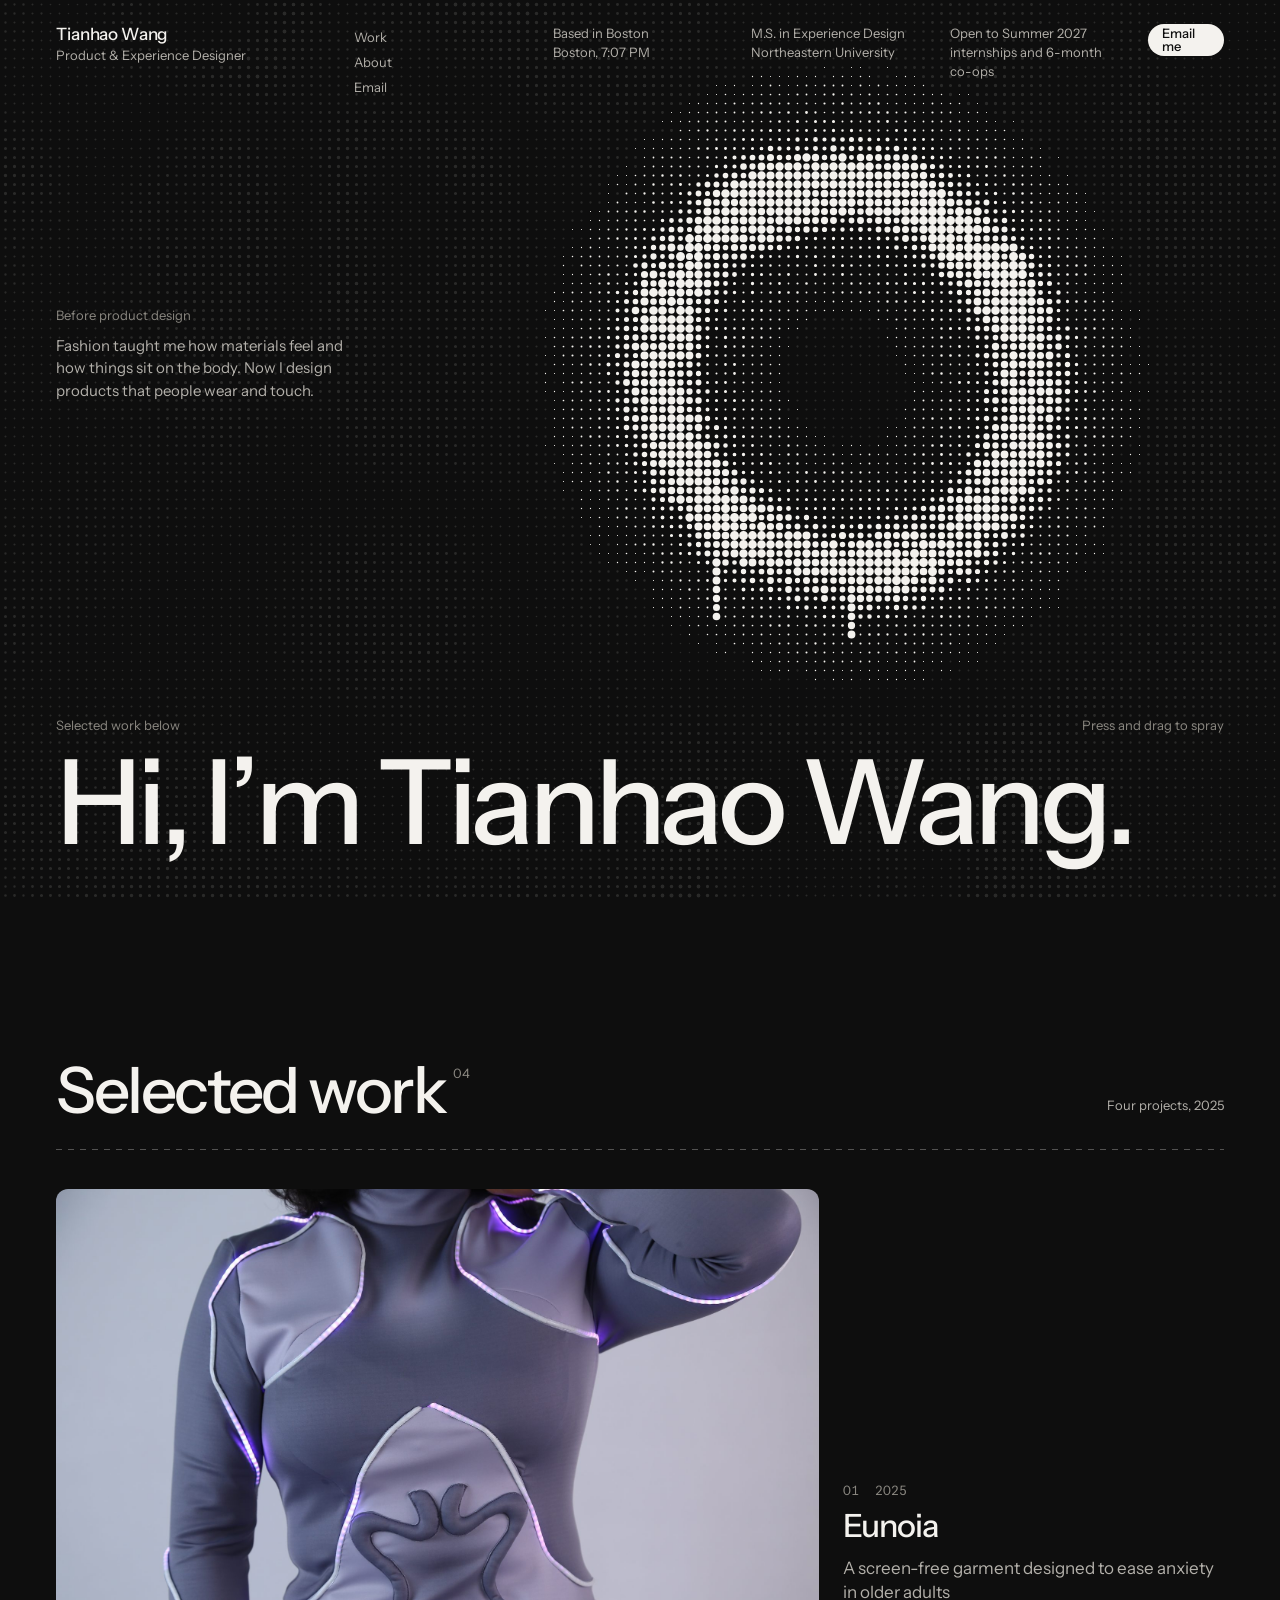
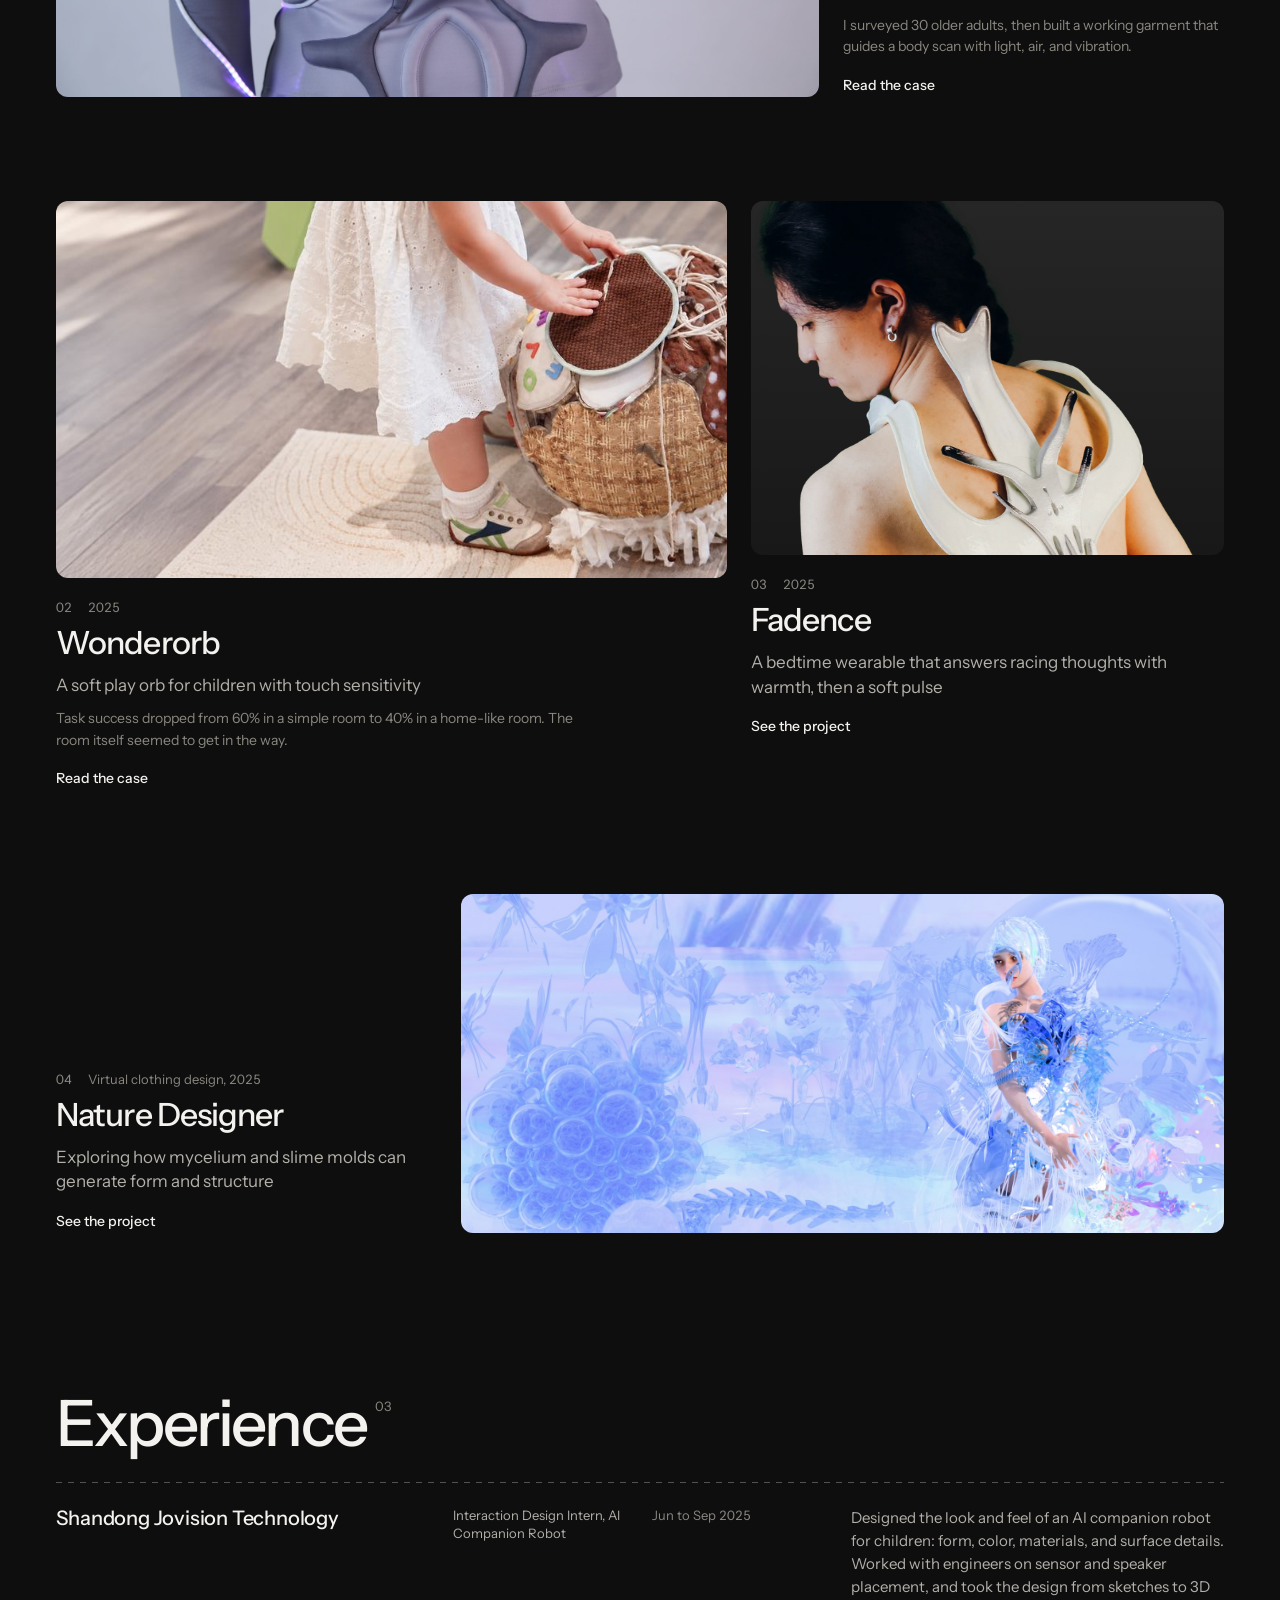
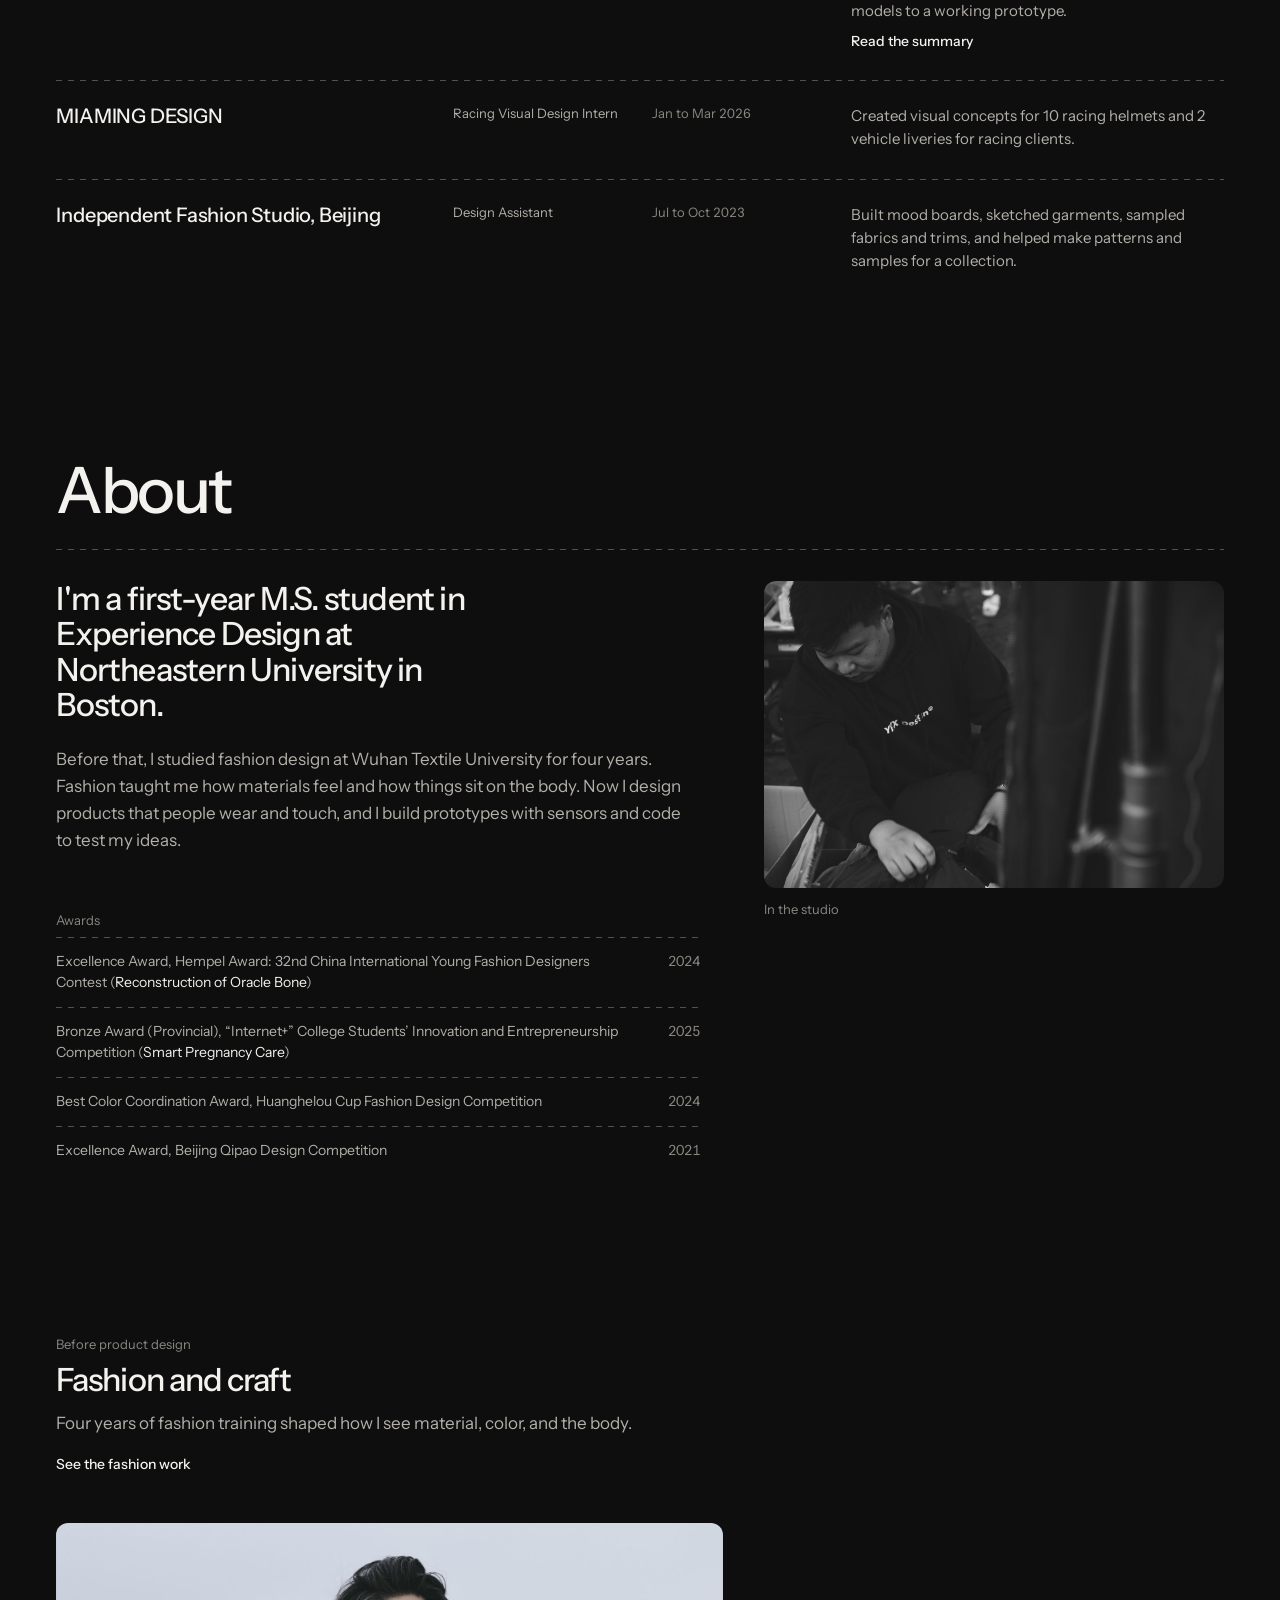
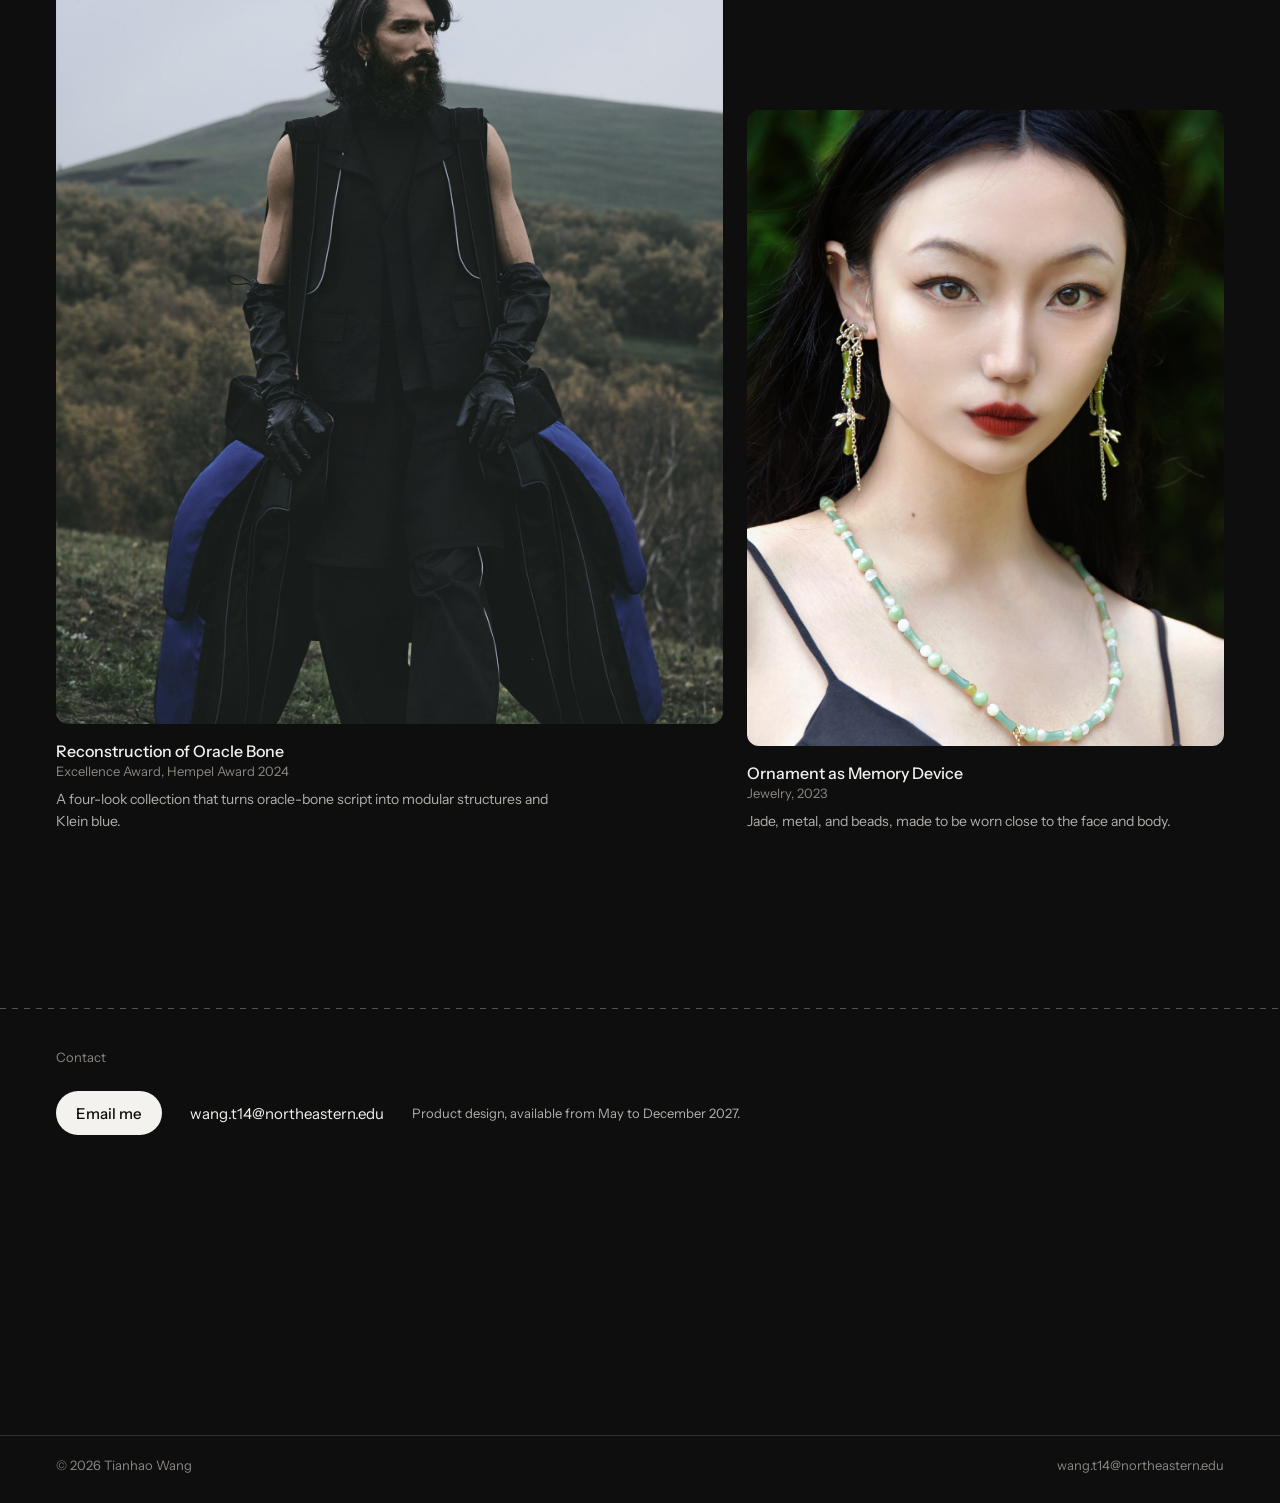
<file: index.html>
<!doctype html>
<html lang="en">
<head>
<meta charset="utf-8">
<meta name="viewport" content="width=device-width, initial-scale=1">
<title>Tianhao Wang | Product &amp; Experience Designer</title>
<meta name="description" content="Tianhao Wang designs AI hardware and wearables. Fashion-trained product and experience designer, M.S. in Experience Design at Northeastern University.">
  <meta property="og:type" content="website" />
  <meta property="og:title" content="Tianhao Wang | Product &amp; Experience Designer" />
  <meta property="og:description" content="AI hardware and wearables, designed from the body out." />
  <meta property="og:url" content="https://terho16.github.io/" />
  <meta property="og:image" content="https://terho16.github.io/assets/opt/cover-eunola-clean.jpg" />
  <meta name="twitter:card" content="summary_large_image" />
  <script>
    // Old ?project= links (printed resumes, shared URLs) land on their new pages
    (function () {
      var p = new URLSearchParams(location.search).get('project');
      if (!p) return;
      var to = { eunoia: 'eunoia/', eunola: 'eunoia/', wonderorb: 'wonderorb/', fadence: 'fadence/',
        'nature-designer': 'nature-designer/', symbiotic: 'nature-designer/', jovision: 'project.html?project=jovision',
        fashion: 'fashion/', oracle: 'fashion/#oracle', ornament: 'fashion/#ornament' }[p];
      location.replace(to || './');
    })();
  </script>
<meta name="theme-color" content="#0e0e0e"><!-- ds-allow-hardcode: the theme-color meta needs a literal colour -->
<link rel="icon" type="image/svg+xml" href="data:image/svg+xml,%3Csvg xmlns='http://www.w3.org/2000/svg' viewBox='0 0 32 32'%3E%3Crect width='32' height='32' rx='7' fill='%231a2bc3'/%3E%3Cpath d='M7 8h18v4h-7v12h-4V12H7z' fill='%23f6f5f1'/%3E%3C/svg%3E" />
<link rel="preconnect" href="https://fonts.googleapis.com">
<link rel="preconnect" href="https://fonts.gstatic.com" crossorigin>
<link href="https://fonts.googleapis.com/css2?family=Instrument+Sans:wght@400;500;600&display=swap" rel="stylesheet">
<script>document.documentElement.classList.add("js");</script>
<style>
  /* ds-allow-hardcode:start: standalone homepage prototype with its own local tokens, not part of the site's design system */
  /* Spray wall, third pass (2026-11-22)
     The user: dark wall all the way down, no name sprayed, no blue; and the feel of a type-led studio site
     (black and white, dense small information against very large titles, generous space, no decoration).
     So: one black page, one sans family. The opening is a can spraying a single off-white ring onto a
     halftone dot grid, with overspray and three drips. Then the page arrives: small information blocks
     across the top, a short note on the left, and the greeting set very large along the bottom.
     Afterwards the ring breathes, the dots lean away from the cursor, and pressing sprays a little paint.
     The wall runs the length of the page: grey marks are sprayed in the empty space around the work as it
     scrolls in, and a last white ring by the contact line answers the first. */
  :root {
    --bg: #0e0e0e;            /* the wall, and the whole page */
    --raised: #1a1a1a;        /* behind images while they load */
    --ink: #f4f2ee;
    --ink-2: #b3b0aa;
    --ink-3: #8a8780;         /* meta and captions, about 5.4:1 on the wall */
    --line: rgba(244, 242, 238, .14);
    --stitch: rgba(244, 242, 238, .3);
    --wall-dot: rgba(244, 242, 238, .12);
    --wall-line: rgba(244, 242, 238, .32);
    --paint: #f4f2ee;         /* the opening ring and the closing ring */
    --paint-2: #5b5852;       /* the marks around the work: grey, so text and photos stay first */
    --on-ink: #0e0e0e;
    --f: "Instrument Sans", "Helvetica Neue", Arial, sans-serif;
    --ease: cubic-bezier(.22, 1, .36, 1);
    --gut: clamp(24px, 4.4vw, 64px);
    --max: 1440px;
    /* type: very large titles against small dense text */
    --t-hero: clamp(56px, 9.2vw, 176px);
    --t-xl: clamp(44px, 5vw, 96px);
    --t-l: clamp(30px, 2.5vw, 44px);
    --t-s: 13px;
  }
  * { box-sizing: border-box; }
  html { background: var(--bg); scroll-behavior: smooth; }
  body { margin: 0; background: var(--bg); color: var(--ink); font: 400 16px/1.55 var(--f); -webkit-font-smoothing: antialiased; }
  ::selection { background: var(--ink); color: var(--bg); }
  a { color: inherit; }
  img { display: block; max-width: 100%; height: auto; }
  i { font-style: normal; color: var(--ink); }
  p { margin: 0; }
  .nb { white-space: nowrap; }
  .wrap { max-width: var(--max); margin: 0 auto; padding: 0 var(--gut); }
  .grid { display: grid; grid-template-columns: repeat(12, minmax(0, 1fr)); column-gap: 24px; }
  :focus-visible { outline: 2px solid var(--ink); outline-offset: 4px; border-radius: 4px; }
  .skip { position: absolute; left: 16px; top: -56px; z-index: 10; padding: 8px 12px; border-radius: 8px; background: var(--ink); color: var(--bg); font-size: 14px; text-decoration: none; }
  .skip:focus { top: 12px; }

  /* small text, the counterweight to the big titles */
  .small { font-size: var(--t-s); line-height: 1.45; color: var(--ink-2); }
  .small b { font-weight: 500; color: var(--ink); }
  .label { font-size: var(--t-s); line-height: 1.45; color: var(--ink-3); }

  /* the stitch: a running dashed line for dividers and link underlines */
  .stitched { position: relative; }
  .stitched::before { content: ""; position: absolute; left: 0; right: 0; top: 0; height: 1px; background: repeating-linear-gradient(90deg, var(--stitch) 0 6px, rgba(0, 0, 0, 0) 6px 12px); }
  .sew { position: relative; text-decoration: none; }
  .sew::after { content: ""; position: absolute; left: 0; right: 0; bottom: -3px; height: 1px; background: repeating-linear-gradient(90deg, currentColor 0 4px, rgba(0, 0, 0, 0) 4px 8px); transform: scaleX(0); transform-origin: left center; transition: transform .45s var(--ease); }
  .sew:hover::after, .sew:focus-visible::after, a:hover .sew::after, a:focus-visible .sew::after { transform: scaleX(1); }

  /* top: a row of small information blocks, sitting on the wall */
  .top { position: absolute; top: 0; left: 0; right: 0; z-index: 3; }
  .top .grid { padding-top: 24px; align-items: start; }
  .brand { grid-column: 1 / span 3; font: 500 17px/1.2 var(--f); letter-spacing: -.01em; text-decoration: none; }
  .brand span { display: block; margin-top: 4px; font-size: var(--t-s); font-weight: 400; color: var(--ink-2); letter-spacing: 0; }
  .menu { grid-column: 4 / span 2; margin: 0; padding: 0; list-style: none; }
  .menu a { font-size: var(--t-s); line-height: 1.6; color: var(--ink-2); transition: color .15s var(--ease); }
  .menu a:hover { color: var(--ink); }
  .where { grid-column: 6 / span 2; }
  .school { grid-column: 8 / span 2; }
  .open { grid-column: 10 / span 2; }
  .top .pill { grid-column: 12; justify-self: end; }
  .pill { display: inline-flex; align-items: center; height: 32px; padding: 0 14px; border-radius: 999px; background: var(--ink); color: var(--on-ink); font: 500 13px/1 var(--f); text-decoration: none; transition: background-color .15s var(--ease), transform .12s var(--ease); }
  .pill:hover { background: var(--ink-2); }
  .pill:active { transform: scale(.98); }

  /* the wall */
  .wall { position: relative; height: 100vh; height: 100svh; min-height: 660px; }
  .revealed .wall { cursor: crosshair; }
  /* one canvas fixed behind the whole page draws the wall; the page sits on top of it */
  #spray { position: fixed; inset: 0; z-index: 0; display: block; width: 100%; height: 100%; pointer-events: none; }
  main, .foot { position: relative; z-index: 1; }
  .note { position: absolute; z-index: 2; left: 0; right: 0; top: 34%; pointer-events: none; }
  .note .inner { grid-column: 1 / span 4; }
  .note .label { margin-bottom: 10px; }
  .note p:not(.label) { max-width: 30ch; font-size: 15px; line-height: 1.5; color: var(--ink-2); }
  .foot-of-wall { position: absolute; z-index: 2; left: 0; right: 0; bottom: clamp(28px, 5vh, 48px); pointer-events: none; }
  .foot-of-wall .row { display: flex; justify-content: space-between; align-items: baseline; padding-bottom: 14px; }
  .wall h1 { margin: 0; font: 500 var(--t-hero)/.9 var(--f); letter-spacing: -.045em; white-space: nowrap; }
  @media (max-width: 760px) { .wall h1 { white-space: normal; } } /* phones are not designed yet; this only stops the greeting running off the screen */
  .skip-intro { display: none; position: absolute; z-index: 4; right: var(--gut); bottom: clamp(28px, 5vh, 48px); height: 40px; align-items: center; padding: 0 16px; border: 1px solid var(--wall-line); border-radius: 999px; background: transparent; color: var(--ink); font: 500 13px/1 var(--f); cursor: pointer; transition: background-color .15s var(--ease), color .15s var(--ease), opacity .3s var(--ease), visibility .3s; }
  .js .skip-intro { display: inline-flex; }
  .skip-intro:hover { background: var(--ink); color: var(--bg); }
  .revealed .skip-intro { opacity: 0; visibility: hidden; }

  /* what arrives after the paint: the information row, the note, the greeting */
  .reveal { transition: opacity .7s var(--ease), transform .7s var(--ease); }
  .js:not(.revealed) .reveal { opacity: 0; transform: translateY(12px); }
  .revealed .note { transition-delay: .12s; }
  .revealed .foot-of-wall { transition-delay: .22s; }

  /* sections: a very large title against a line of small meta */
  .section { padding-top: 160px; }
  .sec-head { display: flex; align-items: flex-end; justify-content: space-between; gap: 24px; padding-bottom: 28px; }
  .sec-head h2 { margin: 0; font: 500 var(--t-xl)/.95 var(--f); letter-spacing: -.04em; }
  .sec-head h2 sup { margin-left: 8px; font-size: var(--t-s); font-weight: 400; letter-spacing: 0; color: var(--ink-3); vertical-align: top; position: relative; top: .55em; }
  .sec-head p { padding-bottom: 6px; text-align: right; }

  /* selected work */
  .work { display: grid; grid-template-columns: repeat(12, minmax(0, 1fr)); column-gap: 24px; row-gap: 104px; padding-top: 40px; }
  .item { display: grid; align-content: start; gap: 20px; color: inherit; text-decoration: none; }
  .item-img { margin: 0; overflow: hidden; border-radius: 12px; background: var(--raised); }
  .item-img img { width: 100%; height: 100%; object-fit: cover; }
  .item-meta { display: flex; gap: 16px; font-variant-numeric: tabular-nums; }
  .item h3 { margin: 10px 0 0; font: 500 var(--t-l)/1 var(--f); letter-spacing: -.03em; }
  .item-line { margin-top: 14px; max-width: 34rem; font-size: 17px; line-height: 1.45; color: var(--ink-2); }
  .item-proof { margin-top: 10px; max-width: 34rem; font-size: 14px; line-height: 1.55; color: var(--ink-3); }
  .item-more { display: inline-block; margin-top: 20px; font: 500 14px/1 var(--f); }
  .i-eunoia { grid-column: 1 / -1; grid-template-columns: minmax(0, 8fr) minmax(0, 4fr); column-gap: 24px; align-items: end; }
  .i-eunoia .item-img { aspect-ratio: 3 / 2; }
  .i-wonderorb { grid-column: 1 / span 7; }
  .i-wonderorb .item-img { aspect-ratio: 16 / 9; }
  .i-fadence { grid-column: 8 / span 5; }
  .i-fadence .item-img { aspect-ratio: 4 / 3; background: linear-gradient(180deg, #262626 0%, #181818 100%); }
  .i-fadence .item-img img { object-position: 50% 18%; }
  .i-nature { grid-column: 1 / -1; grid-template-columns: minmax(0, 4fr) minmax(0, 8fr); column-gap: 24px; align-items: end; }
  .i-nature .item-img { order: 2; aspect-ratio: 9 / 4; }

  /* experience: dense rows, like a colophon */
  .xp { list-style: none; margin: 0; padding: 0; }
  .xp li { display: grid; grid-template-columns: repeat(12, minmax(0, 1fr)); column-gap: 24px; padding: 24px 0 28px; }
  .xp .org { grid-column: 1 / span 4; font: 500 20px/1.25 var(--f); letter-spacing: -.01em; }
  .xp .role { grid-column: 5 / span 2; }
  .xp .when { grid-column: 7 / span 2; font-variant-numeric: tabular-nums; }
  .xp .what { grid-column: 9 / span 4; font-size: 15px; line-height: 1.55; color: var(--ink-2); }
  .text-link { display: inline-block; margin-top: 12px; font: 500 14px/1 var(--f); color: var(--ink); }

  /* about */
  .about { display: grid; grid-template-columns: minmax(0, 7fr) minmax(0, 5fr); gap: 64px; align-items: start; padding-top: 32px; }
  .about-lead { max-width: 22ch; font: 500 var(--t-l)/1.1 var(--f); letter-spacing: -.025em; }
  .about-text p:not(.about-lead):not(.label) { margin-top: 24px; max-width: 40rem; font-size: 17px; line-height: 1.6; color: var(--ink-2); }
  .awards { margin-top: 56px; }
  .awards .label { margin-bottom: 8px; }
  .awards ul { list-style: none; margin: 0; padding: 0; }
  .awards li { display: grid; grid-template-columns: minmax(0, 1fr) auto; gap: 24px; padding: 14px 0; font-size: 14px; line-height: 1.5; color: var(--ink-2); }
  .awards .yr { color: var(--ink-3); font-variant-numeric: tabular-nums; }
  .about-photo { margin: 0; }
  .about-photo img { width: 100%; border-radius: 12px; }
  .about-photo figcaption { margin-top: 12px; }

  /* fashion and craft */
  .craft-title { margin: 10px 0 0; font: 500 var(--t-l)/1 var(--f); letter-spacing: -.03em; }
  .craft-lede { margin-top: 14px; max-width: 36rem; font-size: 17px; line-height: 1.55; color: var(--ink-2); }
  .craft-grid { display: grid; grid-template-columns: minmax(0, 7fr) minmax(0, 5fr); gap: 24px; align-items: end; margin-top: 48px; }
  .craft-more { display: inline-block; margin-top: 20px; font: 500 14px/1 var(--f); }
  .craft figure { margin: 0; }
  .craft-item { display: block; color: inherit; text-decoration: none; }
  .craft-img { display: block; overflow: hidden; border-radius: 12px; background: var(--raised); }
  .craft img { width: 100%; object-fit: cover; transition: transform .8s var(--ease); }
  .craft-item:hover img, .craft-item:focus-visible img { transform: scale(1.03); }
  .craft .c1 img { aspect-ratio: 5 / 6; }
  .craft .c2 img { aspect-ratio: 3 / 4; object-position: 50% 30%; } /* keeps the face and the necklace in the crop */
  .craft figcaption { margin-top: 16px; }
  .craft .t { font: 500 16px/1.4 var(--f); }
  .craft figcaption p:last-child { margin-top: 8px; max-width: 32rem; font-size: 14px; line-height: 1.55; color: var(--ink-2); }

  /* contact: the largest line on the page after the greeting */
  .contact { margin-top: 176px; }
  .contact .wrap { padding-top: 40px; padding-bottom: 300px; } /* room for the closing ring and its drips above the footer */
  .contact h2.label { margin: 0; font-weight: 400; }
  .contact-row { display: flex; align-items: center; gap: 28px; margin-top: 24px; }
  .contact-row .pill { height: 44px; padding: 0 20px; font-size: 15px; }
  .contact-row a.sew { font-size: 15px; }
  .foot .wrap { display: flex; justify-content: space-between; padding-top: 20px; padding-bottom: 28px; border-top: 1px solid var(--line); }

  @media (prefers-reduced-motion: reduce) {
    html { scroll-behavior: auto; }
    .reveal, .sew::after, .pill, .menu a { transition: none; }
    .hint, .js .skip-intro { display: none; }
  }
  /* ds-allow-hardcode:end */
</style>
</head>
<body>
<a class="skip" href="#main">Skip to content</a>
<canvas id="spray" aria-hidden="true"></canvas>

<header class="top reveal">
  <div class="wrap grid">
    <a class="brand" href="./">Tianhao Wang<span>Product &amp; Experience Designer</span></a>
    <nav aria-label="Main">
      <ul class="menu">
        <li><a class="sew" href="#work">Work</a></li>
        <li><a class="sew" href="#about">About</a></li>
        <li><a class="sew" href="mailto:wang.t14@northeastern.edu">Email</a></li>
      </ul>
    </nav>
    <p class="small where">Based in Boston<br><span class="clock" aria-label="Local time in Boston">Boston</span></p>
    <p class="small school">M.S. in Experience Design<br>Northeastern University</p>
    <p class="small open">Open to Summer 2027 internships and <span class="nb">6-month</span> co-ops</p>
    <a class="pill" href="mailto:wang.t14@northeastern.edu">Email me</a>
  </div>
</header>

<main id="main">
  <section class="wall" aria-labelledby="hero-title">
    <div class="note reveal">
      <div class="wrap grid">
        <div class="inner">
          <p class="label">Before product design</p>
          <p>Fashion taught me how materials feel and how things sit on the body. Now I design products that people wear and touch.</p>
        </div>
      </div>
    </div>
    <div class="foot-of-wall reveal">
      <div class="wrap">
        <div class="row"><p class="label">Selected work below</p><p class="label hint" aria-hidden="true">Press and drag to spray</p></div>
        <h1 id="hero-title">Hi, I’m Tianhao Wang.</h1>
      </div>
    </div>
    <button class="skip-intro" type="button">Skip intro</button>
  </section>

  <section class="wrap section" id="work" aria-labelledby="work-title">
    <div class="sec-head"><h2 id="work-title">Selected work<sup>04</sup></h2><p class="small">Four projects, 2025</p></div>
    <div class="work stitched">
      <a class="item i-eunoia" href="eunoia/">
        <figure class="item-img"><img loading="lazy" decoding="async" src="media/eunoia-cover-torso.jpg" width="2000" height="1333" alt="The Eunoia garment up close: glowing light lines run over the shoulders and around the soft air chamber at the waist"></figure>
        <div>
          <p class="item-meta label"><span>01</span><span>2025</span></p>
          <h3>Eunoia</h3>
          <p class="item-line">A screen-free garment designed to ease anxiety in older adults</p>
          <p class="item-proof">I surveyed 30 older adults, then built a working garment that guides a body scan with light, air, and vibration.</p>
          <span class="item-more sew">Read the case</span>
        </div>
      </a>
      <a class="item i-wonderorb" href="wonderorb/">
        <figure class="item-img"><img loading="lazy" decoding="async" src="media/cover-wonderorb-clean.jpg" width="1200" height="475" alt="A child playing with the soft, textured Wonderorb"></figure>
        <div>
          <p class="item-meta label"><span>02</span><span>2025</span></p>
          <h3>Wonderorb</h3>
          <p class="item-line">A soft play orb for children with touch sensitivity</p>
          <p class="item-proof">Task success dropped from 60% in a simple room to 40% in a home-like room. The room itself seemed to get in the way.</p>
          <span class="item-more sew">Read the case</span>
        </div>
      </a>
      <a class="item i-fadence" href="fadence/">
        <figure class="item-img"><img loading="lazy" decoding="async" src="media/fadence-cutout.webp" width="1320" height="1800" alt="The wearer seen from behind, head bowed, the Fadence shell resting on her neck and shoulders"></figure>
        <div>
          <p class="item-meta label"><span>03</span><span>2025</span></p>
          <h3>Fadence</h3>
          <p class="item-line">A bedtime wearable that answers racing thoughts with warmth, then a soft pulse</p>
          <span class="item-more sew">See the project</span>
        </div>
      </a>
      <a class="item i-nature" href="nature-designer/">
        <figure class="item-img"><img loading="lazy" decoding="async" src="media/cover-nature-designer.jpg" width="1800" height="800" alt="A 3D rendering of a figure in translucent blue clothing built from plant-like forms, in an icy blue landscape"></figure>
        <div>
          <p class="item-meta label"><span>04</span><span>Virtual clothing design, 2025</span></p>
          <h3>Nature Designer</h3>
          <p class="item-line">Exploring how mycelium and slime molds can generate form and structure</p>
          <span class="item-more sew">See the project</span>
        </div>
      </a>
    </div>
  </section>

  <section class="wrap section" id="experience" aria-labelledby="xp-title">
    <div class="sec-head"><h2 id="xp-title">Experience<sup>03</sup></h2></div>
    <ol class="xp">
      <li class="stitched">
        <p class="org">Shandong Jovision Technology</p>
        <p class="small role">Interaction Design Intern, AI Companion Robot</p>
        <p class="label when">Jun to Sep 2025</p>
        <div class="what"><p>Designed the look and feel of an AI companion robot for children: form, color, materials, and surface details. Worked with engineers on sensor and speaker placement, and took the design from sketches to 3D models to a working prototype.</p><a class="text-link sew" href="project.html?project=jovision">Read the summary</a></div>
      </li>
      <li class="stitched">
        <p class="org">MIAMING DESIGN</p>
        <p class="small role">Racing Visual Design Intern</p>
        <p class="label when">Jan to Mar 2026</p>
        <div class="what"><p>Created visual concepts for 10 racing helmets and 2 vehicle liveries for racing clients.</p></div>
      </li>
      <li class="stitched">
        <p class="org">Independent Fashion Studio, Beijing</p>
        <p class="small role">Design Assistant</p>
        <p class="label when">Jul to Oct 2023</p>
        <div class="what"><p>Built mood boards, sketched garments, sampled fabrics and trims, and helped make patterns and samples for a collection.</p></div>
      </li>
    </ol>
  </section>

  <section class="wrap section" id="about" aria-labelledby="about-title">
    <div class="sec-head"><h2 id="about-title">About</h2></div>
    <div class="about stitched">
      <div class="about-text">
        <p class="about-lead">I'm a first-year M.S. student in Experience Design at Northeastern University in Boston.</p>
        <p>Before that, I studied fashion design at Wuhan Textile University for four years. Fashion taught me how materials feel and how things sit on the body. Now I design products that people wear and touch, and I build prototypes with sensors and code to test my ideas.</p>
        <div class="awards">
          <p class="label">Awards</p>
          <ul>
            <li class="stitched"><span>Excellence Award, Hempel Award: 32nd China International Young Fashion Designers Contest (<i>Reconstruction of Oracle Bone</i>)</span><span class="yr">2024</span></li>
            <li class="stitched"><span>Bronze Award (Provincial), “Internet+” College Students’ Innovation and Entrepreneurship Competition (<i>Smart Pregnancy Care</i>)</span><span class="yr">2025</span></li>
            <li class="stitched"><span>Best Color Coordination Award, Huanghelou Cup Fashion Design Competition</span><span class="yr">2024</span></li>
            <li class="stitched"><span>Excellence Award, Beijing Qipao Design Competition</span><span class="yr">2021</span></li>
          </ul>
        </div>
      </div>
      <figure class="about-photo">
        <img loading="lazy" decoding="async" src="media/home-studio.jpg" width="1600" height="1067" alt="Tianhao working in the studio">
        <figcaption class="label">In the studio</figcaption>
      </figure>
    </div>

    <div class="craft section">
      <p class="label">Before product design</p>
      <h2 class="craft-title">Fashion and craft</h2>
      <p class="craft-lede">Four years of fashion training shaped how I see material, color, and the body.</p>
      <a class="craft-more sew" href="fashion/">See the fashion work</a>
      <div class="craft-grid">
        <a class="craft-item c1" href="fashion/#oracle">
          <figure>
            <span class="craft-img"><img loading="lazy" decoding="async" src="media/oracle-editorial-02.jpg" width="1600" height="2240" alt="Editorial photo of one look from Reconstruction of Oracle Bone"></span>
            <figcaption><p class="t">Reconstruction of Oracle Bone</p><p class="label">Excellence Award, Hempel Award 2024</p><p>A four-look collection that turns oracle-bone script into modular structures and Klein blue.</p></figcaption>
          </figure>
        </a>
        <a class="craft-item c2" href="fashion/#ornament">
          <figure>
            <span class="craft-img"><img loading="lazy" decoding="async" src="media/ornament-model-necklace.jpg" width="1333" height="2000" alt="A model wears the jade bead necklace and long earrings of silver and green jade"></span>
            <figcaption><p class="t">Ornament as Memory Device</p><p class="label">Jewelry, 2023</p><p>Jade, metal, and beads, made to be worn close to the face and body.</p></figcaption>
          </figure>
        </a>
      </div>
    </div>
  </section>

  <section class="contact" id="contact" aria-labelledby="contact-title">
    <div class="wrap stitched">
      <h2 class="label" id="contact-title">Contact</h2>
      <div class="contact-row">
        <a class="pill" href="mailto:wang.t14@northeastern.edu">Email me</a>
        <a class="sew" href="mailto:wang.t14@northeastern.edu">wang.t14@northeastern.edu</a>
        <p class="small">Product design, available from May to December 2027.</p>
      </div>
    </div>
  </section>
</main>

<footer class="foot">
  <div class="wrap label"><span>© 2026 Tianhao Wang</span><span>wang.t14@northeastern.edu</span></div>
</footer>

<script>
/* Boston time in the information row, like a studio's local clock */
(function () {
  var el = document.querySelector(".clock");
  if (!el || !window.Intl) return;
  var fmt = new Intl.DateTimeFormat("en-US", { timeZone: "America/New_York", hour: "numeric", minute: "2-digit" });
  function tick() { el.textContent = "Boston, " + fmt.format(new Date()); }
  tick(); setInterval(tick, 30000);
})();

/* The wall.
   One canvas sits fixed behind the whole page and draws the part of the wall in view: a grid of dots laid
   out in page coordinates, so the wall scrolls with the page. Each dot holds paint (white or grey), overspray
   and whatever the visitor sprays, and is drawn as one circle whose area follows the paint it holds.
   Paint goes on in jobs: a nozzle travelling a path. The opening ring is the first. The rest go on in grey,
   in the empty space around the work, as each part of the page comes into view; the last is a white ring
   by the contact line, answering the first. */
(function () {
  "use strict";
  var root = document.documentElement;
  var cv = document.getElementById("spray");
  var hero = document.querySelector(".wall");
  if (!cv || !cv.getContext || !hero) return;
  var ctx = cv.getContext("2d");
  var skipBtn = document.querySelector(".skip-intro");
  var q = new URLSearchParams(location.search);
  var reduce = window.matchMedia("(prefers-reduced-motion: reduce)").matches;
  var TAU = Math.PI * 2;
  var START = .35, REVEAL = 2.15, END = 2.75; /* the opening, in seconds */

  function prop(n) { return getComputedStyle(root).getPropertyValue(n).trim(); }
  var COL = {};
  function readColors() { COL.wall = prop("--wall-dot"); COL.white = prop("--paint"); COL.grey = prop("--paint-2"); COL.ring = prop("--ink"); }

  /* small value noise, for the wall's texture and the breathing phase */
  function hash(x, y) { var h = Math.sin(x * 127.1 + y * 311.7) * 43758.5453; return h - Math.floor(h); }
  function sm(t) { return t * t * (3 - 2 * t); }
  function noise(x, y) {
    var xi = Math.floor(x), yi = Math.floor(y), u = sm(x - xi), v = sm(y - yi);
    var a = hash(xi, yi), b = hash(xi + 1, yi), c = hash(xi, yi + 1), d = hash(xi + 1, yi + 1);
    return a + (b - a) * u + (c - a) * v + (a - b - c + d) * u * v;
  }
  function c01(v) { return v < 0 ? 0 : v > 1 ? 1 : v; }
  function inOut(t) { t = c01(t); return t < .5 ? 4 * t * t * t : 1 - Math.pow(-2 * t + 2, 3) / 2; }
  function out3(t) { t = c01(t); return 1 - Math.pow(1 - t, 3); }
  function glide(t) { t = c01(t); return .8 * t + .2 * sm(t); }          /* a steady hand: near even speed */
  function pressure(u) { return 1 - .85 * sm(c01((u - .82) / .18)); }  /* the can lifts off at the end */

  var VW = 0, VH = 0, dpr = 1, S = 10, cols = 0, rows = 0, N = 0, ox = 0, heroN = 0;
  var X, Y, base, phase, rnd, white, grey, mistW, mistG, user, skipCell;
  var B = [], BN = [0, 0, 0], dripList = [];
  var jobs = [], hero0 = null;
  var clock = 0, done = false, revealed = false, started = false, frozen = false, wallIn = 0, breathe = 0;
  var cur = { x: -999, y: -999, tx: -999, ty: -999, over: false, down: false, moved: -1e9 };
  var sp = { x: 0, y: 0, on: false };

  function pageRect(el) { var r = el.getBoundingClientRect(); return { x: r.left, y: r.top + window.scrollY, w: r.width, h: r.height }; }

  /* paths the nozzle can take, each a function of u from 0 to 1 */
  function ringPath(cx, cy, r, a0, turns) {
    return function (u) { var th = a0 + u * TAU * turns, rr = r * (1 + .035 * Math.sin(u * TAU * 2.3 + .7)); return [cx + Math.cos(th) * rr, cy + Math.sin(th) * rr]; };
  }
  function swipePath(x0, y0, x1, y1, bow) {
    return function (u) { return [x0 + (x1 - x0) * u, y0 + (y1 - y0) * u - Math.sin(u * Math.PI) * bow]; };
  }
  function zigPath(x0, x1, yc, amp, waves) {
    return function (u) { return [x0 + (x1 - x0) * u, yc + amp * (1 - .35 * u) * Math.sin(u * TAU * waves)]; };
  }
  function makeJob(id, colour, path, o) {
    return { id: id, colour: colour, path: path, core: o.core, mist: o.mist, rate: o.rate || 15, dur: o.dur, ndrips: o.drips || 0, maxRun: o.maxRun || 8,
             trig: o.trig || 0, state: 0, t: 0, drips: [], planned: false, nx: 0, ny: 0, na: 0 };
  }

  /* where the paint goes, measured from the page, so it lands in the empty space around the work */
  function defineJobs() {
    var old = {}; jobs.forEach(function (j) { old[j.id] = j; });
    var list = [], el, r, m, t;
    var hh = hero.getBoundingClientRect().height, R0 = Math.min(hh * .21, VW * .16);
    list.push(makeJob("hero", "white", ringPath(VW * .66, hh * .42, R0, -2.25, 1.08), { core: R0 * .3, mist: R0 * .7, dur: 1.5, drips: 3 }));
    if ((el = document.querySelector("#work .sec-head h2")) && (m = document.querySelector("#work .sec-head p"))) {
      r = pageRect(el); var mr = pageRect(m);
      list.push(makeJob("work", "grey", swipePath(r.x + r.w + 64, r.y + r.h * .66, mr.x - 64, r.y + r.h * .34, 16), { core: 20, mist: 48, dur: 1.1, drips: 2, trig: r.y }));
    }
    if ((el = document.querySelector(".i-eunoia")) && (t = document.querySelector(".i-eunoia > div"))) {
      r = pageRect(el); var tr = pageRect(t), gap = tr.y - r.y;
      if (gap > 160) {
        var er = Math.min(tr.w * .3, gap * .3);
        list.push(makeJob("eunoia", "grey", ringPath(tr.x + tr.w * .5, r.y + gap * .45, er, -1.9, 1.05), { core: er * .28, mist: er * .65, dur: 1.3, drips: 2, maxRun: 4, trig: r.y + gap * .2 }));
      }
    }
    if ((el = document.querySelector(".i-fadence .item-img"))) {
      r = pageRect(el); var fr = Math.min(r.w, r.h) * .22;
      list.push(makeJob("fadence", "grey", ringPath(Math.min(r.x + r.w, VW - fr * 1.7), r.y, fr, 2.0, .62), { core: fr * .3, mist: fr * .7, dur: .95, drips: 1, trig: r.y - fr })); /* kept clear of the window edge */
    }
    if ((el = document.querySelector("#experience .sec-head h2"))) {
      r = pageRect(el); var x0 = r.x + r.w + 72;
      list.push(makeJob("xp", "grey", zigPath(x0, Math.min(VW - 96, x0 + VW * .34), r.y + r.h * .42, r.h * .26, 3.2), { core: 15, mist: 36, dur: 1.1, drips: 0, trig: r.y }));
    }
    if ((el = document.querySelector("#contact .wrap"))) {
      r = pageRect(el); var cr = Math.min(115, VW * .09);
      list.push(makeJob("contact", "white", ringPath(VW * .68, r.y + 40 + cr * 1.3, cr, -2.25, 1.08), { core: cr * .3, mist: cr * .7, dur: 1.4, drips: 3, trig: r.y }));
    }
    /* a mark already sprayed keeps its place; only the ones still waiting follow the layout */
    jobs = list.map(function (j) { var o = old[j.id]; return o && o.state > 0 ? o : j; });
    hero0 = jobs[0];
  }

  function layout() {
    VW = document.documentElement.clientWidth; VH = window.innerHeight;
    dpr = Math.min(window.devicePixelRatio || 1, 2);
    cv.width = Math.round(VW * dpr); cv.height = Math.round(VH * dpr);
    S = Math.max(8, Math.min(12, Math.round(VW / 144)));
    cols = Math.floor(VW / S);
    rows = Math.ceil((Math.max(document.documentElement.scrollHeight, VH) * 1.1 + VH) / S); /* room for the page to grow a little */
    ox = (VW - (cols - 1) * S) / 2;
    N = cols * rows;
    heroN = Math.min(N, (Math.ceil(hero.getBoundingClientRect().height / S) + 8) * cols);
    X = new Float32Array(N); Y = new Float32Array(N); base = new Float32Array(N); phase = new Float32Array(N); rnd = new Float32Array(N);
    white = new Float32Array(N); grey = new Float32Array(N); mistW = new Float32Array(N); mistG = new Float32Array(N);
    user = new Float32Array(N); skipCell = new Uint8Array(N);
    var slice = (Math.ceil(VH / S) + 5) * cols * 3;
    B = [new Float32Array(slice), new Float32Array(slice + 1500), new Float32Array(slice + 1500)];
    for (var rr = 0, i = 0; rr < rows; rr++) for (var c = 0; c < cols; c++, i++) {
      X[i] = ox + c * S; Y[i] = S / 2 + rr * S;
      var n = noise(c * .07, rr * .07) * .7 + noise(c * .21 + 9, rr * .21 + 3) * .3;
      base[i] = .04 + .12 * n * n + .03 * hash(c, rr + 17);
      phase[i] = noise(c * .045 + 40, rr * .045 + 11) * TAU * 2;
      rnd[i] = hash(c + 3.1, rr + 7.7);
    }
    jobs = [];
    defineJobs();
  }

  /* one burst of the can: paint falls off with distance from the nozzle, unevenly from dot to dot */
  function spray(px, py, rad, rate, dt, layer, cap) {
    var c0 = Math.max(0, Math.floor((px - rad - ox) / S)), c1 = Math.min(cols - 1, Math.ceil((px + rad - ox) / S));
    var r0 = Math.max(0, Math.floor((py - rad) / S)), r1 = Math.min(rows - 1, Math.ceil((py + rad) / S));
    var r2 = rad * rad, inv = 2.2 / r2;
    for (var rr = r0; rr <= r1; rr++) for (var c = c0; c <= c1; c++) {
      var i = rr * cols + c, dx = X[i] - px, dy = Y[i] - py, d2 = dx * dx + dy * dy;
      if (d2 > r2) continue;
      var top = cap < 1 ? cap * (.4 + rnd[i]) : cap;
      layer[i] = Math.min(top, layer[i] + Math.exp(-d2 * inv) * rate * dt * (.5 + rnd[i]));
    }
  }

  /* runs of paint from the lowest points of a mark, each starting at the lower edge of the paint there */
  function planDrips(j) {
    j.planned = true; j.drips = [];
    if (!j.ndrips) return;
    var L = j.colour === "white" ? white : grey, pts = [], used = [];
    for (var k = 0; k <= 80; k++) { var u = .12 + .83 * k / 80, p = j.path(u); pts.push([p[1], p[0], u]); }
    pts.sort(function (a, b) { return b[0] - a[0]; });
    for (var m = 0; m < pts.length && j.drips.length < j.ndrips; m++) {
      var p2 = pts[m], near = false;
      for (var z = 0; z < used.length; z++) if (Math.abs(used[z] - p2[2]) < .12) near = true;
      if (near) continue;
      used.push(p2[2]);
      var c = Math.round((p2[1] - ox) / S), r = Math.round((p2[0] - S / 2) / S);
      if (c < 0 || c >= cols || r < 0 || r >= rows) continue;
      while (r + 1 < rows && L[(r + 1) * cols + c] > .55) r++;
      var n = j.drips.length;
      j.drips.push({ c: c, r: r, len: Math.min(j.maxRun, 3 + Math.floor(hash(n, j.id.length + 9) * 6)), t0: j.t + .05 + n * .14, dur: .8 + hash(n, j.id.length) * .5 });
    }
  }

  function advanceJob(j, t, dt) {
    if (t - dt < j.dur) {
      var L = j.colour === "white" ? white : grey, M = j.colour === "white" ? mistW : mistG, sub = 4;
      for (var s = 1; s <= sub; s++) {
        var ts = t - dt + dt * s / sub; if (ts < 0 || ts > j.dur) continue;
        var u = glide(ts / j.dur), p = j.path(u), pr = pressure(u);
        spray(p[0], p[1], j.core, j.rate * pr, dt / sub, L, 1);
        spray(p[0], p[1], j.mist, 1.6 * pr, dt / sub, M, .32);
        j.nx = p[0]; j.ny = p[1];
      }
    }
    j.na = t > 0 && t < j.dur ? Math.min(1, t / .15, (j.dur - t) / .2) : 0;
    j.t = t;
    if (!j.planned && t >= j.dur * .9) planDrips(j);
  }
  function complete(j) { var st = 1 / 60; while (j.t < j.dur + 2.2) advanceJob(j, j.t + st, st); j.state = 2; j.na = 0; }

  function advanceIntro(tt, dt) {
    if (tt > START) { hero0.state = Math.max(hero0.state, 1); advanceJob(hero0, tt - START, dt); }
    wallIn = inOut(tt / .7);
    breathe = c01((tt - REVEAL) / 1.5);
    clock = tt;
  }

  function put(k, x, y, r) { var b = B[k], n = BN[k]; b[n] = x; b[n + 1] = y; b[n + 2] = r; BN[k] = n + 3; }
  function fillDots(k, color) {
    var b = B[k], n = BN[k]; if (!n) return;
    ctx.fillStyle = color; ctx.beginPath();
    for (var j = 0; j < n; j += 3) { var x = b[j], y = b[j + 1], r = b[j + 2]; ctx.moveTo(x + r, y); ctx.arc(x, y, r, 0, TAU); }
    ctx.fill();
  }

  function draw(time) {
    var sy = window.scrollY;
    ctx.setTransform(dpr, 0, 0, dpr, 0, 0);
    ctx.clearRect(0, 0, VW, VH);
    BN[0] = BN[1] = BN[2] = 0;
    var R = .5 * S * .96, lensR = 150, LR2 = lensR * lensR, mx = cur.x, my = cur.y;
    var lens = revealed && cur.over && !reduce;
    var pulse = 1 + breathe * .035 * Math.sin(time * .9); /* white rings swell and settle, slowly */
    var r0 = Math.max(0, Math.floor(sy / S) - 1), r1 = Math.min(rows - 1, Math.ceil((sy + VH) / S) + 1);
    /* drips first, so the cells they run over are known */
    dripList.length = 0;
    for (var k = 0; k < jobs.length; k++) {
      var j = jobs[k]; if (!j.drips.length) continue;
      var kb = j.colour === "white" ? 1 : 2, jp = kb === 1 ? pulse : 1;
      for (var m = 0; m < j.drips.length; m++) {
        var d = j.drips[m], gr = out3((j.t - d.t0) / d.dur);
        if (gr <= 0) continue;
        var L = d.len * gr, n = Math.floor(L);
        for (var s = 1; s <= n + 1; s++) {
          var row = d.r + s; if (row >= rows) break;
          var frac = s <= n ? 1 : L - n; if (frac <= .02) break;
          if (row < r0 || row > r1) continue;
          var i0 = row * cols + d.c;
          skipCell[i0] = 1; dripList.push(i0);
          var a0 = (1 - .5 * s / (d.len + 2)) * frac; if (s >= n) a0 *= 1.3; /* the bead at the end of the run */
          if (BN[kb] < B[kb].length - 3) put(kb, X[i0], Y[i0] - sy, R * Math.sqrt(Math.min(1.15, a0)) * jp);
        }
      }
    }
    for (var rr = r0; rr <= r1; rr++) {
      var y0 = Y[rr * cols] - sy;
      for (var c = 0, i = rr * cols; c < cols; c++, i++) {
        if (skipCell[i]) continue;
        var wv = white[i] > user[i] ? white[i] : user[i], mw = mistW[i] * .5, gv = grey[i], mg = mistG[i] * .5;
        var w1 = wv > mw ? wv : mw, g1 = gv > mg ? gv : mg, a, kk;
        if ((wv > .05 || mw > .015) && w1 >= g1) { a = w1; kk = 1; }
        else if (gv > .05 || mg > .015) { a = g1; kk = 2; }
        else { a = base[i] * wallIn; kk = 0; }
        var x = X[i], y = y0, rad = R * Math.sqrt(a);
        if (kk === 1) rad *= pulse;
        if (breathe > 0) rad *= 1 + breathe * (kk === 0 ? .25 : .05) * Math.sin(time * (kk === 0 ? .9 : 1.4) + phase[i]);
        if (lens) {
          var dx = x - mx, dy = y - my, d2 = dx * dx + dy * dy;
          if (d2 < LR2) { var dd = Math.sqrt(d2) || 1, f = 1 - dd / lensR; f *= f; x += dx / dd * f * 6; y += dy / dd * f * 6; rad *= 1 + f * (kk === 0 ? 1.25 : .15); }
        }
        if (rad < .35) continue;
        put(kk, x, y, rad);
      }
    }
    for (var z = 0; z < dripList.length; z++) skipCell[dripList[z]] = 0;
    fillDots(0, COL.wall); fillDots(2, COL.grey); fillDots(1, COL.white);
    for (var k2 = 0; k2 < jobs.length; k2++) { /* each nozzle: a thin ring that leads the paint */
      var jj = jobs[k2]; if (!(jj.na > 0)) continue;
      var ny = jj.ny - sy; if (ny < -60 || ny > VH + 60) continue;
      ctx.globalAlpha = .55 * jj.na; ctx.strokeStyle = COL.ring; ctx.fillStyle = COL.ring; ctx.lineWidth = 1;
      ctx.beginPath(); ctx.arc(jj.nx, ny, jj.core * .55, 0, TAU); ctx.stroke();
      ctx.beginPath(); ctx.arc(jj.nx, ny, 2, 0, TAU); ctx.fill();
      ctx.globalAlpha = 1;
    }
  }

  var raf = 0, last = 0, lastDraw = 0, lastSY = -1;
  function frame(now) {
    raf = 0;
    var dt = last ? Math.min(.1, (now - last) / 1000) : 1 / 60; last = now; /* near real time; only a very slow frame stretches the paint */
    var busy = false, sy = window.scrollY;
    if (!done) {
      var tt = clock + dt; /* the opening keeps its own clock: a late frame slows the paint, never skips it */
      advanceIntro(tt, dt);
      if (tt >= REVEAL) reveal();
      if (tt >= END) done = true;
      busy = true;
    } else if (breathe < 1) breathe = Math.min(1, breathe + dt / 1.5);
    for (var k = 0; k < jobs.length; k++) {
      var j = jobs[k];
      if (k === 0) {
        if (done && j.state === 1) { advanceJob(j, j.t + dt, dt); if (j.t > j.dur + 2.2) { j.state = 2; j.na = 0; } busy = true; }
        continue;
      }
      if (j.state === 0 && revealed && sy + VH * .82 > j.trig) j.state = 1;
      if (j.state === 1) { advanceJob(j, j.t + dt, dt); if (j.t > j.dur + 2.2) { j.state = 2; j.na = 0; } busy = true; }
    }
    var e = 1 - Math.exp(-dt * 14);
    cur.x += (cur.tx - cur.x) * e; cur.y += (cur.ty - cur.y) * e;
    /* the visitor's can, on the opening wall: spray along the path the pointer took, so a quick stroke stays one stroke */
    if (revealed && cur.down) {
      var px = cur.tx, py = cur.ty + sy;
      if (!sp.on) { sp.x = px; sp.y = py; sp.on = true; }
      var ddx = px - sp.x, ddy = py - sp.y, steps = Math.max(1, Math.ceil(Math.sqrt(ddx * ddx + ddy * ddy) / 8));
      for (var s = 1; s <= steps; s++) spray(sp.x + ddx * s / steps, sp.y + ddy * s / steps, 40, 9, dt / steps * 1.6, user, .95);
      sp.x = px; sp.y = py; busy = true;
    } else sp.on = false;
    var fade = Math.exp(-dt / 4.5), wet = false;
    for (var i = 0; i < heroN; i++) if (user[i] > .002) { user[i] *= fade; wet = true; } else user[i] = 0;
    if (wet || now - cur.moved < 2500 || sy !== lastSY) busy = true;
    lastSY = sy;
    if (busy || now - lastDraw > 40) { draw(now / 1000); lastDraw = now; } /* idle, the wall still breathes, at about 25 fps */
    if (!document.hidden) raf = requestAnimationFrame(frame);
  }
  function kick() { if (started && !raf && !document.hidden && !reduce && !frozen) { last = 0; raf = requestAnimationFrame(frame); } }

  function reveal() { if (revealed) return; revealed = true; root.classList.add("revealed"); }
  function finishIntro() {
    var tt = clock, st = 1 / 60;
    while (tt < END) { tt = Math.min(END, tt + st); advanceIntro(tt, st); }
    done = true; reveal(); complete(hero0); breathe = Math.max(breathe, .4);
  }
  /* a skip runs the rest of the opening without drawing, so it lands on the same finished wall */
  function finish() { if (done || !started) return; finishIntro(); draw(performance.now() / 1000); kick(); }

  function rebuild() {
    var states = {}; jobs.forEach(function (j) { states[j.id] = j.state; });
    readColors(); layout();
    clock = 0; done = false;
    finishIntro();
    for (var k = 1; k < jobs.length; k++) if (states[jobs[k].id] > 0) complete(jobs[k]);
    draw(performance.now() / 1000); kick();
  }

  function seen() { try { return sessionStorage.getItem("wall-sprayed") === "1"; } catch (e) { return false; } }
  function mark() { try { sessionStorage.setItem("wall-sprayed", "1"); } catch (e) { /* storage blocked: the opening just plays again */ } }

  function start() {
    if (started) return;
    started = true;
    readColors(); layout();
    var hold = parseFloat(q.get("t"));
    if (hold >= 0) { /* ?t=1.2 freezes the opening at that second; from ?t=3 on every mark is shown, for checking */
      frozen = true;
      for (var tt = 0; tt < hold; ) { tt = Math.min(hold, tt + 1 / 60); advanceIntro(tt, 1 / 60); }
      if (hold >= REVEAL) reveal();
      if (hold >= END) { done = true; complete(hero0); for (var k = 1; k < jobs.length; k++) complete(jobs[k]); breathe = 1; }
      draw(hold);
      return;
    }
    if (reduce) { finishIntro(); for (var k2 = 1; k2 < jobs.length; k2++) complete(jobs[k2]); breathe = 0; draw(0); return; }
    if (!q.has("replay") && seen()) finishIntro(); /* once per visit, so coming back from a project does not replay it; ?replay plays it again */
    kick();
    mark();
  }

  var pend = 0;
  window.addEventListener("scroll", function () {
    if (!(reduce || frozen) || pend) return;
    pend = requestAnimationFrame(function () { pend = 0; draw(performance.now() / 1000); });
  }, { passive: true });
  if (skipBtn) skipBtn.addEventListener("click", function (e) { e.stopPropagation(); finish(); });
  hero.addEventListener("pointerdown", function (e) {
    if (!done) { finish(); return; }
    if (reduce || e.target.closest("a, button")) return;
    cur.down = true;
    try { hero.setPointerCapture(e.pointerId); } catch (err) { /* older browsers: spraying still works while over the wall */ }
    kick();
  });
  window.addEventListener("pointerup", function () { cur.down = false; });
  hero.addEventListener("pointerleave", function () { cur.down = false; });
  window.addEventListener("pointermove", function (e) {
    cur.tx = e.clientX; cur.ty = e.clientY;
    if (!cur.over) { cur.x = cur.tx; cur.y = cur.ty; }
    cur.over = true; cur.moved = performance.now(); kick();
  }, { passive: true });
  document.documentElement.addEventListener("mouseleave", function () { cur.over = false; cur.down = false; });
  window.addEventListener("keydown", function (e) { if (!done && !e.metaKey && !e.ctrlKey && !e.altKey) finish(); });
  document.addEventListener("visibilitychange", kick);
  if (document.fonts && document.fonts.ready) document.fonts.ready.then(function () { if (started) defineJobs(); });
  var rt = 0;
  window.addEventListener("resize", function () {
    clearTimeout(rt);
    rt = setTimeout(function () {
      if (!started) return;
      if (Math.abs(document.documentElement.clientWidth - VW) < 2 && Math.abs(window.innerHeight - VH) < 2) return;
      rebuild();
    }, 160);
  });

  start();
})();
</script>
</body>
</html>
</file>
